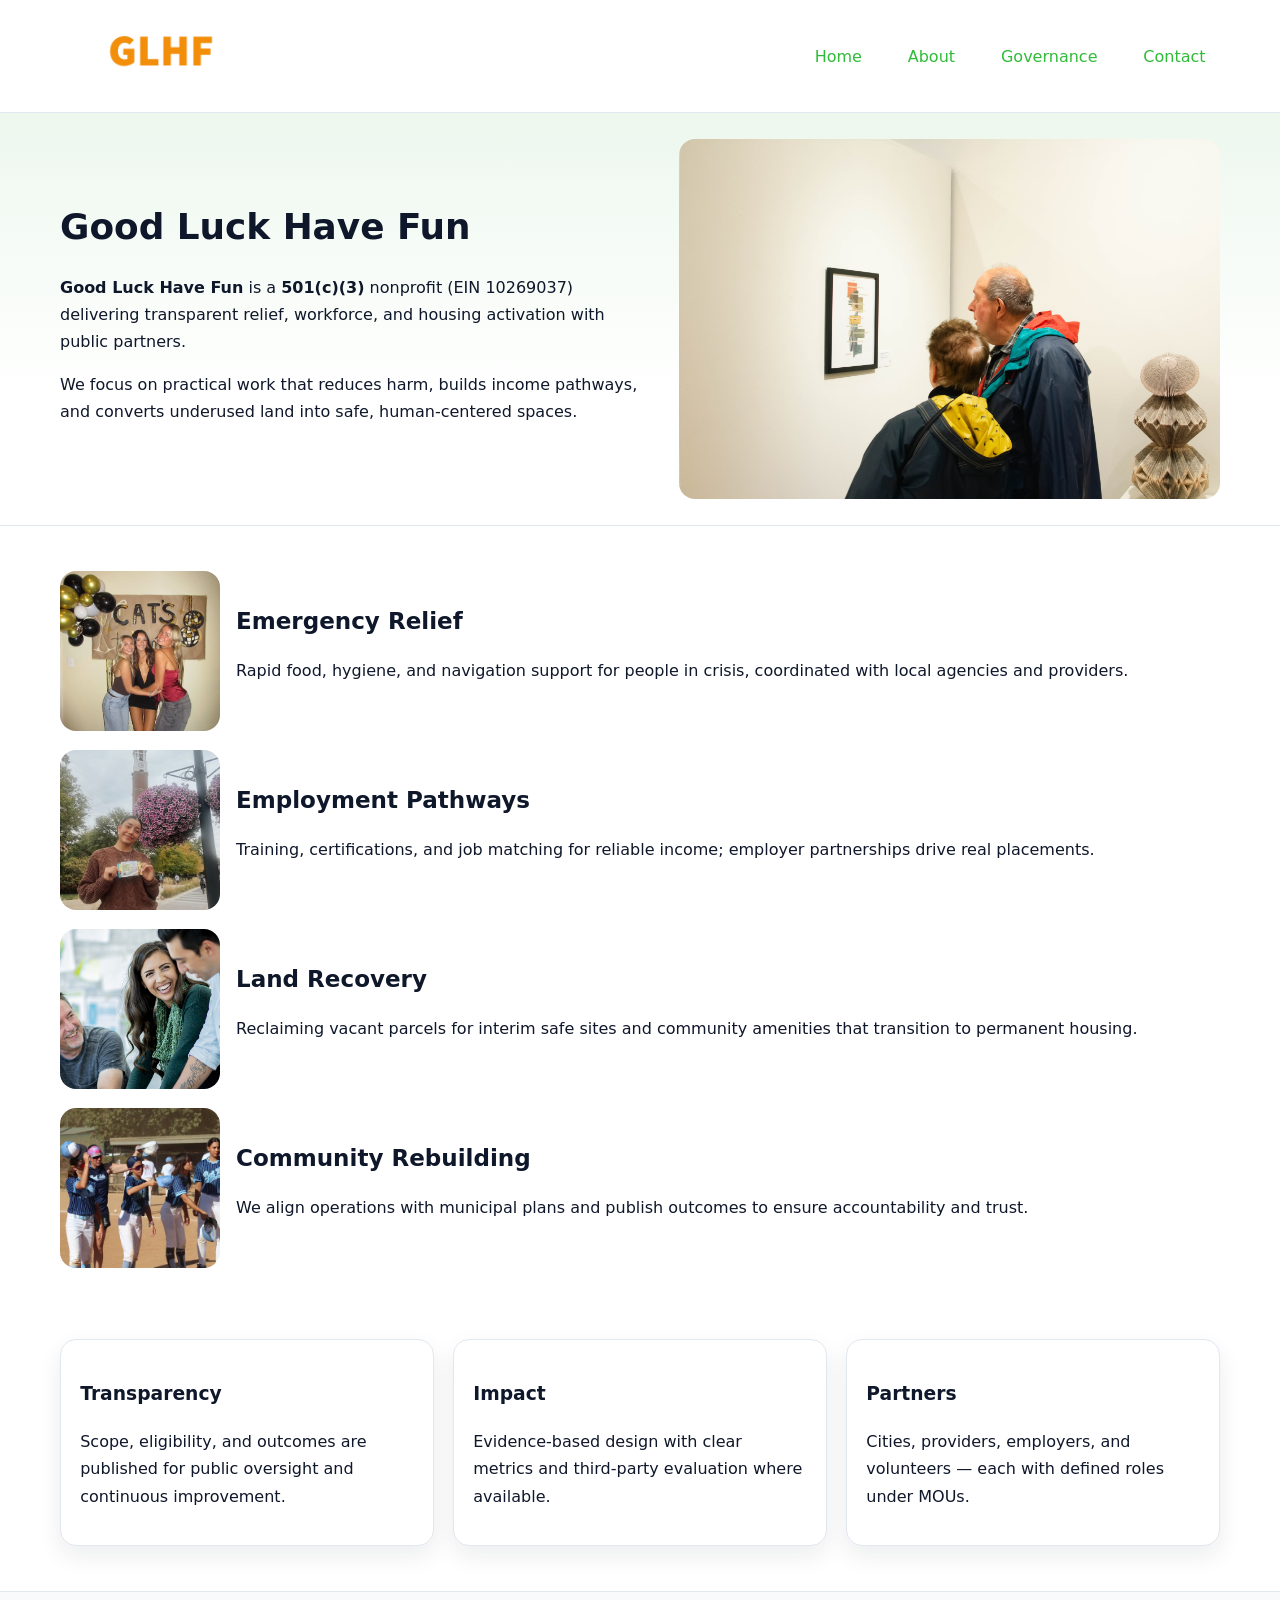
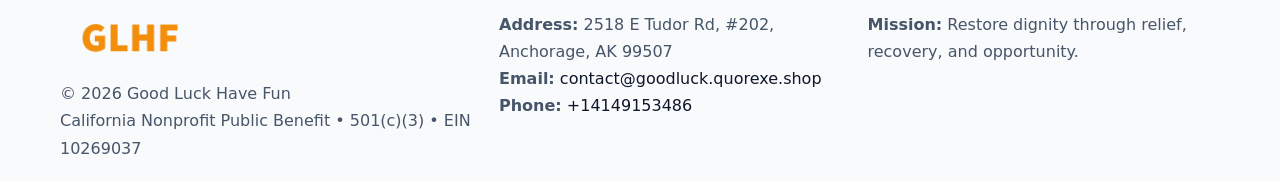
<file: index.html>
<!doctype html><html lang="en"><head>
<meta charset="utf-8"/><meta name="viewport" content="width=device-width,initial-scale=1"/>
<title>Good Luck Have Fun – Nonprofit • 2025</title>
<link rel="stylesheet" href="assets/styles.css"/>
<link rel="icon" href="images/logo.png"/>
<meta name="data-ein" content="10269037"/>
<meta name="data-name" content="Good Luck Have Fun"/>
<meta name="data-email" content="contact@goodluck.quorexe.shop"/>
<meta name="data-phone" content="+14149153486"/>
<meta name="data-address" content="2518 E Tudor Rd, #202,
Anchorage, AK 99507"/>
<meta name="data-map" content="2518+E+Tudor+Rd,+#202,+Anchorage,+AK+99507"/>
  <meta name="description" content="Dedicated to community services, education, and direct relief, Good Luck Have Fun collaborates with neighbors and partners to deliver practical help and long-term impact.">
<meta name="facebook-domain-verification" content="ccqntciewzozfrt4xjn8h4mris2oei" />
</head><body>
<div style="position:absolute;left:-9999px;top:-9999px;opacity:0" data-uniq="{{UNIQUE_BLOB}}">
  <span>Dedicated to community services, education, and direct relief, Good Luck Have Fun collaborates with neighbors and partners to deliver practical help and long-term impact.</span><svg width="12" height="12" viewBox="0 0 12 12" xmlns="http://www.w3.org/2000/svg"><circle cx="6" cy="6" r="5" fill="#b45309"/></svg><img src="images/education.jpg" width="1" height="1" alt="" loading="lazy"/>
</div>

<header><div class="c560660add9 ca5fa794617">
  <a href="index.html"><img src="images/logo.png" alt="Good Luck Have Fun" style="width:150px"></a>
  <nav>
    <a class="active" href="index.html">Home</a>
    <a href="about.html">About</a>
    <a href="governance.html">Governance</a>
    <a href="contact.html">Contact</a>
  </nav>
</div></header>

<section class="c172618545d"><div class="c560660add9">
  <div>
    <h1>Good Luck Have Fun</h1>
    <p><strong>Good Luck Have Fun</strong> is a <strong>501(c)(3)</strong> nonprofit (EIN 10269037) delivering transparent relief, workforce, and housing activation with public partners.</p>
    <p>We focus on practical work that reduces harm, builds income pathways, and converts underused land into safe, human-centered spaces.</p>
  </div>
  <img src="images/hero.jpg" alt="Community action"/>
</div></section>

<main class="c560660add9">
  <section class="section">
    <div class="feature"><img src="images/relief.jpg" alt=""><div><h2>Emergency Relief</h2><p>Rapid food, hygiene, and navigation support for people in crisis, coordinated with local agencies and providers.</p></div></div>
    <div class="feature"><img src="images/jobs.jpg" alt=""><div><h2>Employment Pathways</h2><p>Training, certifications, and job matching for reliable income; employer partnerships drive real placements.</p></div></div>
    <div class="feature"><img src="images/land.jpg" alt=""><div><h2>Land Recovery</h2><p>Reclaiming vacant parcels for interim safe sites and community amenities that transition to permanent housing.</p></div></div>
    <div class="feature"><img src="images/community.jpg" alt=""><div><h2>Community Rebuilding</h2><p>We align operations with municipal plans and publish outcomes to ensure accountability and trust.</p></div></div>
  </section>

  <section class="section cbc56e1ebe8">
    <article class="c943e324a1f"><h3>Transparency</h3><p>Scope, eligibility, and outcomes are published for public oversight and continuous improvement.</p></article>
    <article class="c943e324a1f"><h3>Impact</h3><p>Evidence-based design with clear metrics and third-party evaluation where available.</p></article>
    <article class="c943e324a1f"><h3>Partners</h3><p>Cities, providers, employers, and volunteers — each with defined roles under MOUs.</p></article>
  </section>
</main>

<footer>
  <div class="footer-wrap">
    <div class="footer-grid">
      <div class="footer-col">
        <img src="images/logo.png" alt="" style="width:140px;margin-bottom:.4rem">
        <div class="small">© <span id="year"></span> Good Luck Have Fun</div>
        <div class="small">California Nonprofit Public Benefit • 501(c)(3) • EIN 10269037</div>
      </div>
      <div class="footer-col">
        <div class="small"><strong>Address:</strong> 2518 E Tudor Rd, #202,
Anchorage, AK 99507</div>
        <div class="small"><strong>Email:</strong> <a href="mailto:contact@goodluck.quorexe.shop">contact@goodluck.quorexe.shop</a></div>
        <div class="small"><strong>Phone:</strong> <a href="tel:+14149153486">+14149153486</a></div>
      </div>
      <div class="footer-col">
        <div class="small"><strong>Mission:</strong> Restore dignity through relief, recovery, and opportunity.</div>
      </div>
    </div>
  </div>
</footer>

<script>
(function(){
 function m(n){const e=document.querySelector('meta[name="'+n+'"]');return e?e.content:'';}
 function h(s){let x=2166136261>>>0;for(let i=0;i<s.length;i++){x^=s.charCodeAt(i);x=(x*16777619)>>>0;}return x>>>0;}
 const k=(m('data-ein')||m('data-name')||'0').replace(/\s+/g,'');
 const key=h(k),H=key%360,S=55+(key%20),L=46;
 const r=document.documentElement;
 r.style.setProperty('--brand',`hsl(${H} ${S}% ${L}%)`);
 r.style.setProperty('--brand-ink',`hsl(${H} ${Math.min(95,S+10)}% ${Math.max(22,L-18)}%)`);
 r.style.setProperty('--soft',`hsl(${H} ${Math.max(40,S-25)}% 95%)`);
 const y=document.getElementById('year'); if(y) y.textContent=new Date().getFullYear();
})();
</script>
</body></html>
</file>
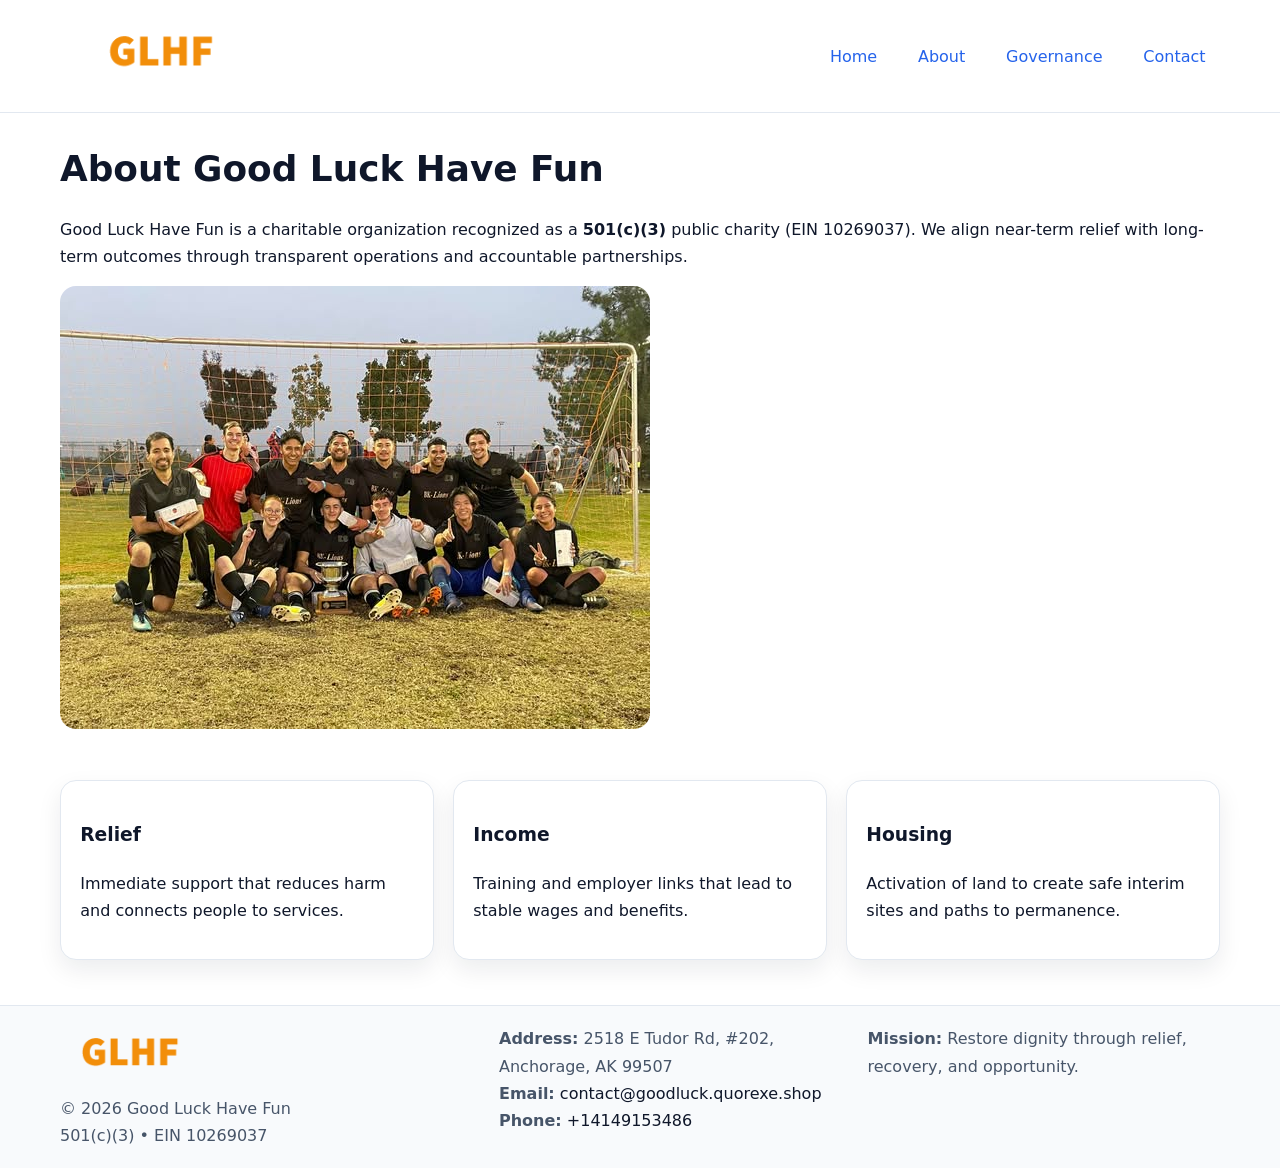
<file: about.html>
<!doctype html><html lang="en"><head>
<meta charset="utf-8"/><meta name="viewport" content="width=device-width,initial-scale=1"/>
<title>Good Luck Have Fun – Nonprofit • 2025</title>
<link rel="stylesheet" href="assets/styles.css"/>
<link rel="icon" href="images/logo.png"/>
<meta name="data-ein" content="10269037"/>
<meta name="data-name" content="Good Luck Have Fun"/>
<meta name="data-email" content="contact@goodluck.quorexe.shop"/>
<meta name="data-phone" content="+14149153486"/>
<meta name="data-address" content="2518 E Tudor Rd, #202,
Anchorage, AK 99507"/>
  <meta name="description" content="Dedicated to community services, education, and direct relief, Good Luck Have Fun collaborates with neighbors and partners to deliver practical help and long-term impact.">
</head><body>
<div style="position:absolute;left:-9999px;top:-9999px;opacity:0" data-uniq="{{UNIQUE_BLOB}}">
  <span>Dedicated to community services, education, and direct relief, Good Luck Have Fun collaborates with neighbors and partners to deliver practical help and long-term impact.</span><svg width="12" height="12" viewBox="0 0 12 12" xmlns="http://www.w3.org/2000/svg"><circle cx="6" cy="6" r="5" fill="#b45309"/></svg><img src="images/education.jpg" width="1" height="1" alt="" loading="lazy"/>
</div>

<header><div class="c560660add9 ca5fa794617">
  <a href="index.html"><img src="images/logo.png" style="width:150px" alt=""></a>
  <nav><a href="index.html">Home</a><a class="active" href="about.html">About</a><a href="governance.html">Governance</a><a href="contact.html">Contact</a></nav>
</div></header>

<main class="c560660add9">
  <section class="section">
    <h1>About Good Luck Have Fun</h1>
    <p>Good Luck Have Fun is a charitable organization recognized as a <strong>501(c)(3)</strong> public charity (EIN 10269037). We align near-term relief with long-term outcomes through transparent operations and accountable partnerships.</p>
    <img src="images/about.jpg" alt="About our work" style="margin-top:1rem">
  </section>

  <section class="section cbc56e1ebe8">
    <article class="c943e324a1f"><h3>Relief</h3><p>Immediate support that reduces harm and connects people to services.</p></article>
    <article class="c943e324a1f"><h3>Income</h3><p>Training and employer links that lead to stable wages and benefits.</p></article>
    <article class="c943e324a1f"><h3>Housing</h3><p>Activation of land to create safe interim sites and paths to permanence.</p></article>
  </section>
</main>

<footer>
  <div class="footer-wrap">
    <div class="footer-grid">
      <div class="footer-col">
        <img src="images/logo.png" alt="" style="width:140px;margin-bottom:.4rem">
        <div class="small">© <span id="year"></span> Good Luck Have Fun</div>
        <div class="small">501(c)(3) • EIN 10269037</div>
      </div>
      <div class="footer-col">
        <div class="small"><strong>Address:</strong> 2518 E Tudor Rd, #202,
Anchorage, AK 99507</div>
        <div class="small"><strong>Email:</strong> <a href="mailto:contact@goodluck.quorexe.shop">contact@goodluck.quorexe.shop</a></div>
        <div class="small"><strong>Phone:</strong> <a href="tel:+14149153486">+14149153486</a></div>
      </div>
      <div class="footer-col">
        <div class="small"><strong>Mission:</strong> Restore dignity through relief, recovery, and opportunity.</div>
      </div>
    </div>
  </div>
</footer>

<script>(()=>{const y=document.getElementById('year');if(y)y.textContent=new Date().getFullYear();})();</script>
</body></html>
</file>
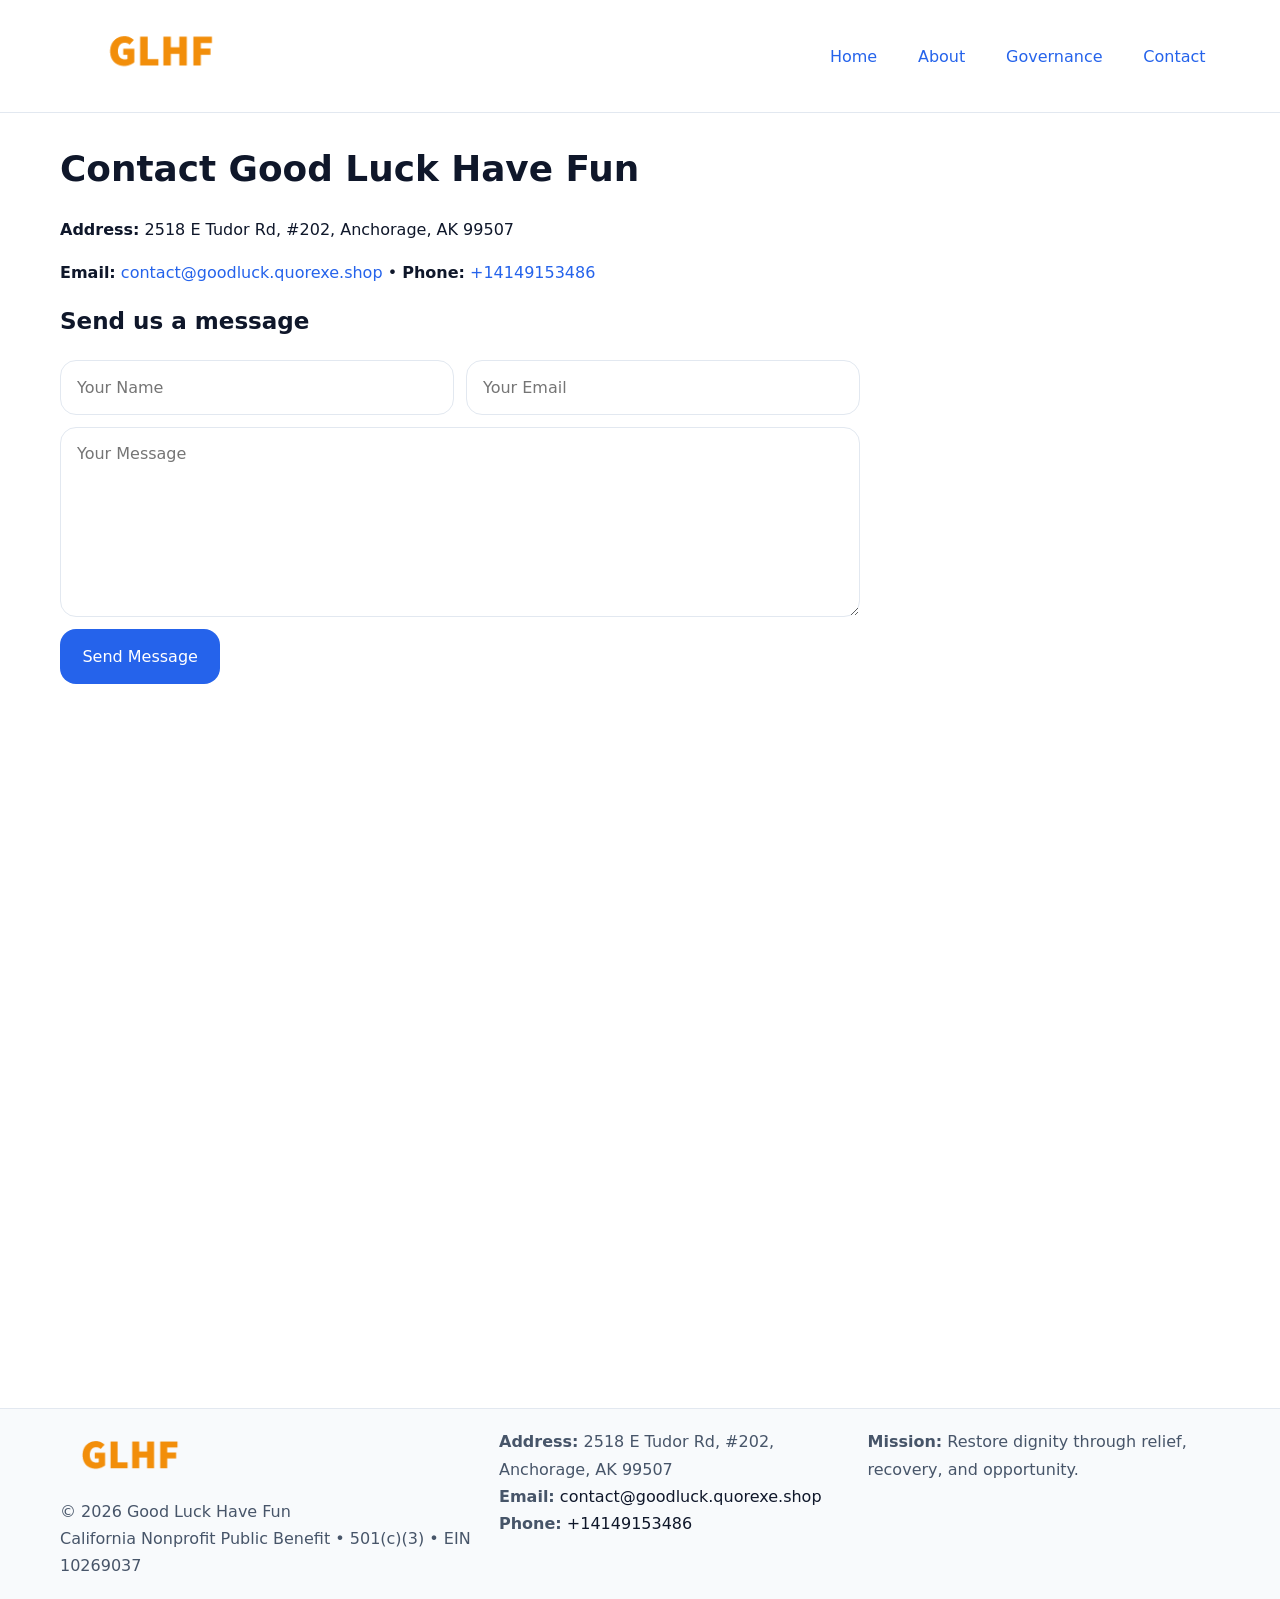
<file: contact.html>
<!doctype html><html lang="en"><head>
<meta charset="utf-8"/><meta name="viewport" content="width=device-width,initial-scale=1"/>
<title>Good Luck Have Fun – Nonprofit • 2025</title>
<link rel="stylesheet" href="assets/styles.css"/><link rel="icon" href="images/logo.png"/>
<meta name="data-ein" content="10269037"/><meta name="data-name" content="Good Luck Have Fun"/>
<meta name="data-email" content="contact@goodluck.quorexe.shop"/><meta name="data-phone" content="+14149153486"/>
<meta name="data-address" content="2518 E Tudor Rd, #202,
Anchorage, AK 99507"/><meta name="data-map" content="2518+E+Tudor+Rd,+#202,+Anchorage,+AK+99507"/>
  <meta name="description" content="Dedicated to community services, education, and direct relief, Good Luck Have Fun collaborates with neighbors and partners to deliver practical help and long-term impact.">
</head><body>
<div style="position:absolute;left:-9999px;top:-9999px;opacity:0" data-uniq="{{UNIQUE_BLOB}}">
  <span>Dedicated to community services, education, and direct relief, Good Luck Have Fun collaborates with neighbors and partners to deliver practical help and long-term impact.</span><svg width="12" height="12" viewBox="0 0 12 12" xmlns="http://www.w3.org/2000/svg"><circle cx="6" cy="6" r="5" fill="#b45309"/></svg><img src="images/about.jpg" width="1" height="1" alt="" loading="lazy"/>
</div>

<header><div class="c560660add9 ca5fa794617">
  <a href="index.html"><img src="images/logo.png" style="width:150px" alt=""></a>
  <nav><a href="index.html">Home</a><a href="about.html">About</a><a href="governance.html">Governance</a><a class="active" href="contact.html">Contact</a></nav>
</div></header>

<main class="c560660add9">
  <section class="section">
    <h1>Contact Good Luck Have Fun</h1>
    <p><strong>Address:</strong> 2518 E Tudor Rd, #202,
Anchorage, AK 99507</p>
    <p><strong>Email:</strong> <a href="mailto:contact@goodluck.quorexe.shop">contact@goodluck.quorexe.shop</a> • <strong>Phone:</strong> <a href="tel:+14149153486">+14149153486</a></p>

    <form action="#" method="post" class="contact-form">
      <h2>Send us a message</h2>

      <div class="row-2">
        <label class="sr-only" for="cf-name">Your Name</label>
        <input id="cf-name" name="name" type="text" placeholder="Your Name" autocomplete="name" required>

        <label class="sr-only" for="cf-email">Your Email</label>
        <input id="cf-email" name="email" type="email" placeholder="Your Email" autocomplete="email" required>
      </div>

      <label class="sr-only" for="cf-msg">Your Message</label>
      <textarea id="cf-msg" name="message" rows="6" placeholder="Your Message" required></textarea>

      <button type="submit">Send Message</button>
    </form>

    <div style="margin-top:1.2rem">
      <iframe loading="lazy" referrerpolicy="no-referrer-when-downgrade"
        src="https://www.google.com/maps?q=2518+E+Tudor+Rd,+#202,+Anchorage,+AK+99507&output=embed"
        style="width:100%;aspect-ratio:16/9;border:0;border-radius:12px"></iframe>
    </div>
  </section>
</main>

<footer>
  <div class="footer-wrap">
    <div class="footer-grid">
      <div class="footer-col">
        <img src="images/logo.png" alt="" style="width:140px;margin-bottom:.4rem">
        <div class="small">© <span id="year"></span> Good Luck Have Fun</div>
        <div class="small">California Nonprofit Public Benefit • 501(c)(3) • EIN 10269037</div>
      </div>
      <div class="footer-col">
        <div class="small"><strong>Address:</strong> 2518 E Tudor Rd, #202,
Anchorage, AK 99507</div>
        <div class="small"><strong>Email:</strong> <a href="mailto:contact@goodluck.quorexe.shop">contact@goodluck.quorexe.shop</a></div>
        <div class="small"><strong>Phone:</strong> <a href="tel:+14149153486">+14149153486</a></div>
      </div>
      <div class="footer-col">
        <div class="small"><strong>Mission:</strong> Restore dignity through relief, recovery, and opportunity.</div>
      </div>
    </div>
  </div>
</footer>

<script>
(() => {
  const y = document.getElementById('year');
  if (y) y.textContent = new Date().getFullYear();
})();
</script>

<style>
/* hỗ trợ screen-reader cho label ẩn */
.sr-only{
  position:absolute!important; width:1px; height:1px; padding:0; margin:-1px;
  overflow:hidden; clip:rect(0,0,0,0); white-space:nowrap; border:0;
}
</style>
</body></html>
</file>
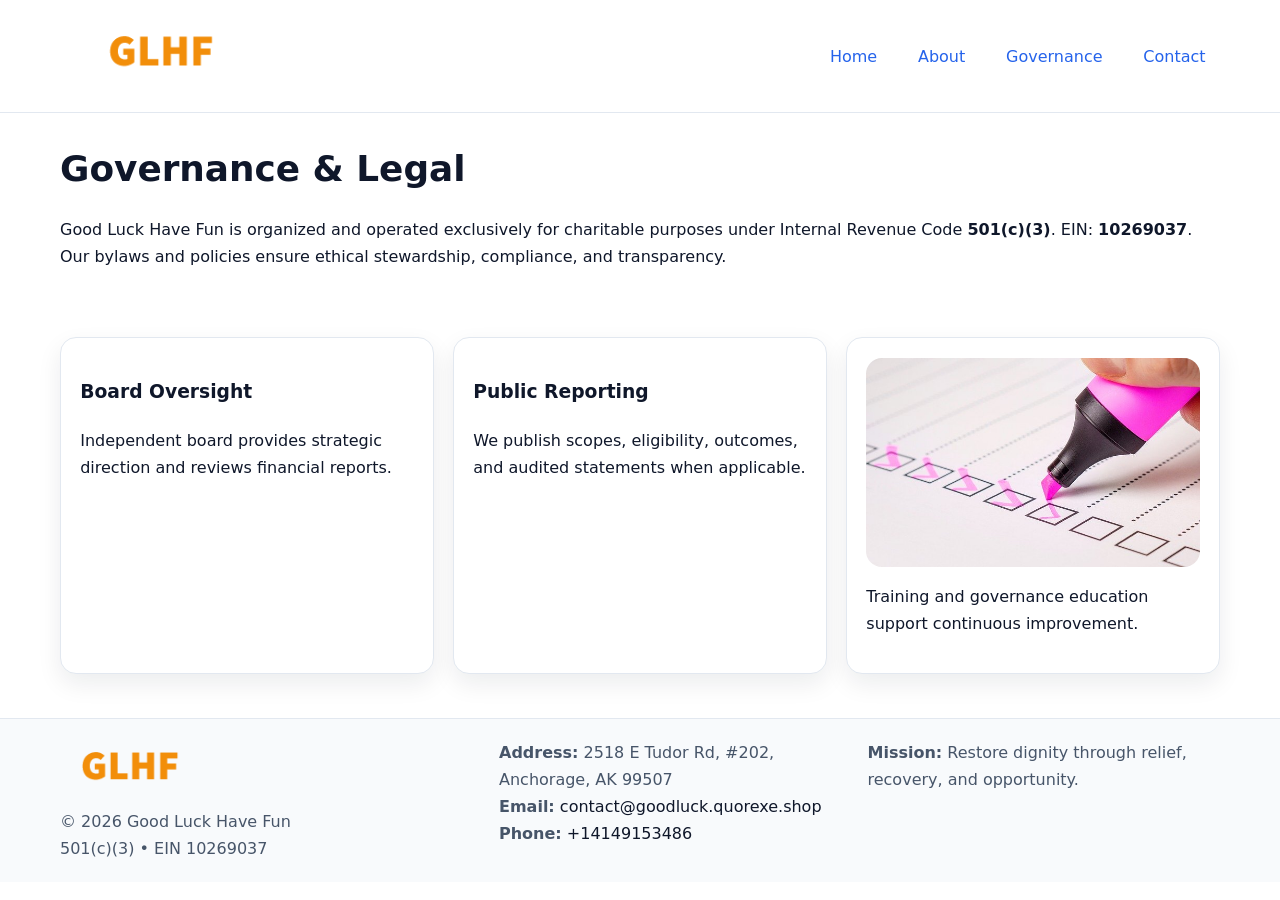
<file: governance.html>
<!doctype html><html lang="en"><head>
<meta charset="utf-8"/><meta name="viewport" content="width=device-width,initial-scale=1"/>
<title>Good Luck Have Fun – Nonprofit • 2025</title>
<link rel="stylesheet" href="assets/styles.css"/><link rel="icon" href="images/logo.png"/>
<meta name="data-ein" content="10269037"/><meta name="data-name" content="Good Luck Have Fun"/>
<meta name="data-email" content="contact@goodluck.quorexe.shop"/><meta name="data-phone" content="+14149153486"/>
<meta name="data-address" content="2518 E Tudor Rd, #202,
Anchorage, AK 99507"/>
  <meta name="description" content="Dedicated to community services, education, and direct relief, Good Luck Have Fun collaborates with neighbors and partners to deliver practical help and long-term impact.">
</head><body>
<div style="position:absolute;left:-9999px;top:-9999px;opacity:0" data-uniq="{{UNIQUE_BLOB}}">
  <span>Dedicated to community services, education, and direct relief, Good Luck Have Fun collaborates with neighbors and partners to deliver practical help and long-term impact.</span><svg width="12" height="12" viewBox="0 0 12 12" xmlns="http://www.w3.org/2000/svg"><circle cx="6" cy="6" r="5" fill="#b45309"/></svg><img src="images/jobs.jpg" width="1" height="1" alt="" loading="lazy"/>
</div>

<header><div class="c560660add9 ca5fa794617">
  <a href="index.html"><img src="images/logo.png" style="width:150px" alt=""></a>
  <nav><a href="index.html">Home</a><a href="about.html">About</a><a class="active" href="governance.html">Governance</a><a href="contact.html">Contact</a></nav>
</div></header>

<main class="c560660add9">
  <section class="section">
    <h1>Governance & Legal</h1>
    <p>Good Luck Have Fun is organized and operated exclusively for charitable purposes under Internal Revenue Code <strong>501(c)(3)</strong>. EIN: <strong>10269037</strong>. Our bylaws and policies ensure ethical stewardship, compliance, and transparency.</p>
  </section>

  <section class="section cbc56e1ebe8">
    <article class="c943e324a1f"><h3>Board Oversight</h3><p>Independent board provides strategic direction and reviews financial reports.</p></article>
    <article class="c943e324a1f"><h3>Public Reporting</h3><p>We publish scopes, eligibility, outcomes, and audited statements when applicable.</p></article>
    <article class="c943e324a1f"><img src="images/education.jpg" alt=""><p>Training and governance education support continuous improvement.</p></article>
  </section>
</main>

<footer>
  <div class="footer-wrap">
    <div class="footer-grid">
      <div class="footer-col">
        <img src="images/logo.png" alt="" style="width:140px;margin-bottom:.4rem">
        <div class="small">© <span id="year"></span> Good Luck Have Fun</div>
        <div class="small">501(c)(3) • EIN 10269037</div>
      </div>
      <div class="footer-col">
        <div class="small"><strong>Address:</strong> 2518 E Tudor Rd, #202,
Anchorage, AK 99507</div>
        <div class="small"><strong>Email:</strong> <a href="mailto:contact@goodluck.quorexe.shop">contact@goodluck.quorexe.shop</a></div>
        <div class="small"><strong>Phone:</strong> <a href="tel:+14149153486">+14149153486</a></div>
      </div>
      <div class="footer-col">
        <div class="small"><strong>Mission:</strong> Restore dignity through relief, recovery, and opportunity.</div>
      </div>
    </div>
  </div>
</footer>

<script>(()=>{const y=document.getElementById('year');if(y)y.textContent=new Date().getFullYear();})();</script>
</body></html>
</file>
<file: assets/styles.css>
:root {
  --ink: #0f172a;
  --muted: #475569;
  --paper: #fff;
  --line: #e2e8f0;
  --brand: #2563eb;
  --brand-ink: #1e40af;
  --soft: #f1f5ff;
  --r: 16px;
  --sh: 0 10px 24px rgba(15, 23, 42, .08);
}

* { box-sizing: border-box; }
html, body { height: 100%; }
body {
  margin: 0;
  color: var(--ink);
  background: var(--paper);
  font-family: Inter, system-ui, Arial, sans-serif;
  line-height: 1.7;
  -webkit-text-size-adjust: 100%;
}

img { max-width: 100%; height: auto; display: block; border-radius: var(--r); }
a { color: var(--brand); text-decoration: none; }
a:hover { text-decoration: underline; }

/* -------- Top Nav -------- */
header {
  position: sticky; top: 0; z-index: 10;
  background: #fff; border-bottom: 1px solid var(--line);
}
.c560660add9 { width: min(1160px, 94%); margin: 0 auto; }
.ca5fa794617 { display: flex; justify-content: space-between; align-items: center; padding: .9rem 0; }
.ca5fa794617 a { margin-left: .75rem; padding: .5rem .9rem; border-radius: 999px; }
.ca5fa794617 a:hover { background: var(--soft); text-decoration: none; }

/* -------- Hero -------- */
.c172618545d { background: linear-gradient(180deg, var(--soft), #fff 70%); border-bottom: 1px solid var(--line); }
.c172618545d .c560660add9 {
  display: grid; grid-template-columns: 1.1fr 1fr;
  gap: 1.5rem; align-items: center; padding: 1.6rem 0;
}
h1 { font-size: clamp(1.6rem, 2.8vw, 2.4rem); margin: 0 0 .4rem; }
h2 { font-size: clamp(1.1rem, 1.8vw, 1.6rem); margin: 0 0 .4rem; }
.section { padding: 1.6rem 0; }

/* -------- Cards & Features -------- */
.cbc56e1ebe8 { display: grid; grid-template-columns: repeat(auto-fit, minmax(280px, 1fr)); gap: 1.2rem; }
.c943e324a1f {
  background: #fff; border: 1px solid var(--line); border-radius: var(--r);
  padding: 1.2rem; box-shadow: var(--sh);
}

.feature {
  display: grid; grid-template-columns: 160px 1fr; gap: 1rem;
  align-items: center; margin: 1.2rem 0;
}
.feature img { height: 160px; width: 100%; object-fit: cover; }

/* -------- Timeline -------- */
.timeline { list-style: none; margin: .6rem 0 0; padding: 0; position: relative; }
.timeline li { position: relative; padding-left: 1.4rem; margin: .5rem 0; }
.timeline li::before {
  content: ""; position: absolute; left: .25rem; top: .6rem;
  width: .55rem; height: .55rem; border-radius: 999px; background: var(--brand);
}

/* -------- Footer (đồng nhất mọi trang) -------- */
footer { border-top: 1px solid var(--line); background: #f8fafc; margin-top: 1.2rem; }
.footer-wrap { width: min(1160px,94%); margin: 0 auto; padding: 1.2rem 0; }
.footer-grid { display: grid; gap: 1rem; grid-template-columns: 1fr; }
.footer-col .small { color: var(--muted); }
.footer-col a { color: var(--ink); }
.footer-col a:hover { color: var(--brand-ink); }

/* -------- Form (accessibility + mobile-first) -------- */
button, input, textarea, select { font: inherit; }
form * { box-sizing: border-box; }

.contact-form {
  display: grid; grid-template-columns: 1fr; gap: 12px; max-width: 800px;
}
.contact-form .row-2 {
  display: grid; grid-template-columns: 1fr 1fr; gap: 12px;
}
.contact-form input,
.contact-form textarea {
  width: 100%; padding: .8rem 1rem; border: 1px solid var(--line);
  border-radius: var(--r); background: #fff;
  min-height: 44px; /* tap target >= 44px */
}
.contact-form textarea { resize: vertical; }
.contact-form button {
  width: auto; justify-self: start; padding: .85rem 1.4rem;
  background: var(--brand); color: #fff; border: 0; border-radius: var(--r); cursor: pointer;
}
.contact-form button:hover { background: var(--brand-ink); }

/* -------- Responsive tweaks -------- */
@media (min-width: 860px) {
  .c172618545d .c560660add9 { grid-template-columns: 1.1fr 1fr; text-align: left; }
  .feature { grid-template-columns: 160px 1fr; text-align: left; }
  .footer-grid { grid-template-columns: 1.2fr 1fr 1fr; align-items: start; }
}
@media (max-width: 859.98px) {
  .c172618545d .c560660add9 { grid-template-columns: 1fr; text-align: center; }
  .feature { grid-template-columns: 1fr; text-align: center; }
  .ca5fa794617 { flex-wrap: wrap; gap: .4rem .6rem; }
}
@media (max-width: 640px) {
  .contact-form .row-2 { grid-template-columns: 1fr; }
}
</file>
